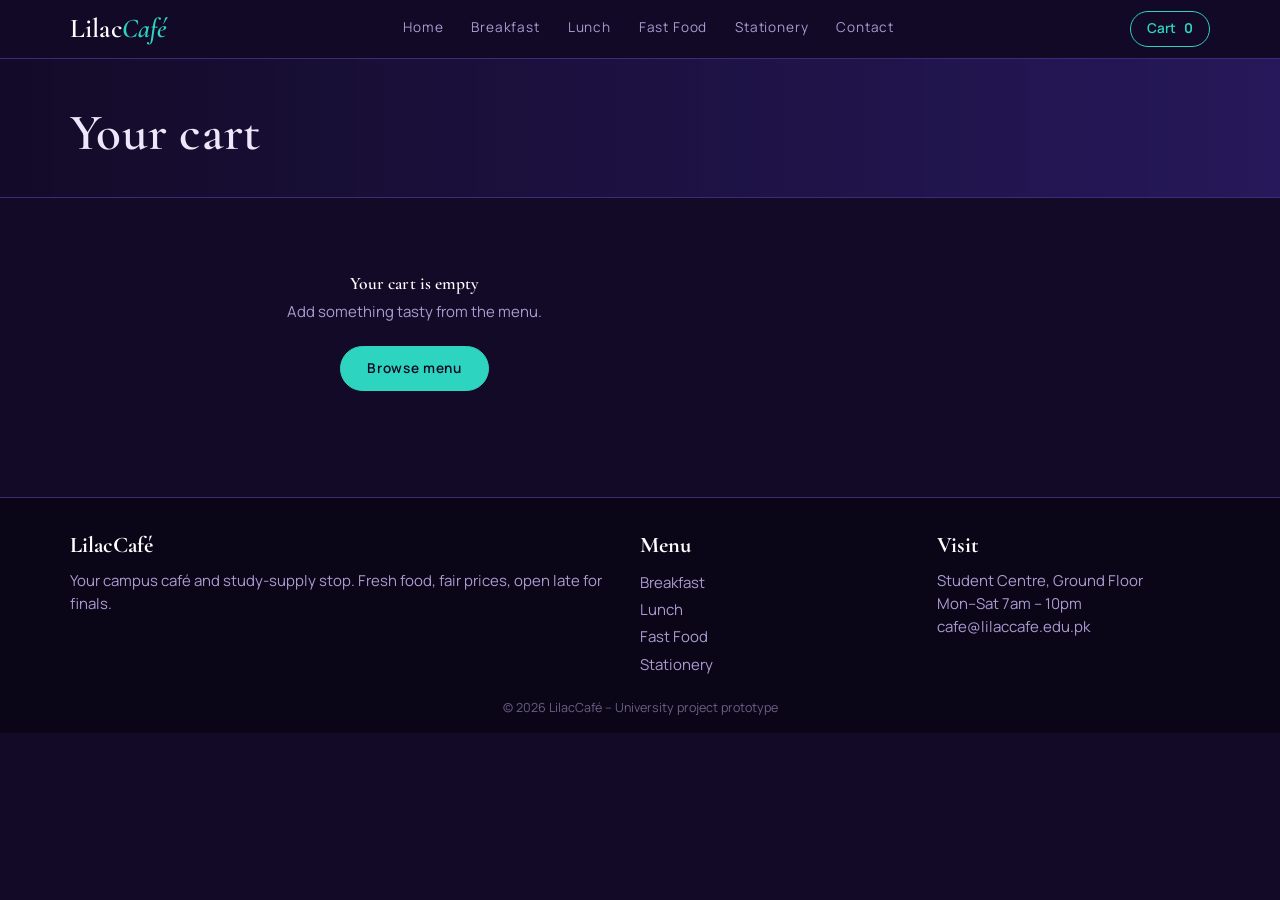
<file: lilac-v2/cart.html>
<!DOCTYPE html><html lang="en"><head><meta charset="utf-8"><meta name="viewport" content="width=device-width,initial-scale=1"><title>Cart – LilacCafé</title><link rel="preconnect" href="https://fonts.googleapis.com"><link href="https://fonts.googleapis.com/css2?family=Cormorant+Garamond:ital,wght@0,500;0,600;1,600&family=Manrope:wght@400;500;700&display=swap" rel="stylesheet"><link rel="stylesheet" href="style.css"></head>
<body data-page="cart"><div class="pg"><div class="wrap"><h1>Your cart</h1></div></div><section><div class="wrap" id="cartarea"><div class="cartwrap"><div id="lines"></div><aside id="sum"><form class="box f" id="co"><div class="sum"><div><span>Subtotal</span><span id="sub"></span></div><div><span>Student discount</span><span id="disc"></span></div><div><span>Tax (5%)</span><span id="tax"></span></div><div class="t"><span>Total</span><span id="tot"></span></div></div><label for="promo">Promo code</label><div style="display:flex;gap:8px"><input id="promo" placeholder="STUDENT10"><button type="button" class="btn ghost sm" id="applyp">Apply</button></div><label for="nm">Name</label><input id="nm" required><label for="ph">Phone</label><input id="ph" type="tel" required><label for="pk">Pickup</label><select id="pk"><option>ASAP (10–15 min)</option><option>In 30 minutes</option><option>In 1 hour</option></select><br><br><button class="btn" style="width:100%">Place order</button></form></aside></div></div></section><script src="app.js"></script></body></html>
</file>
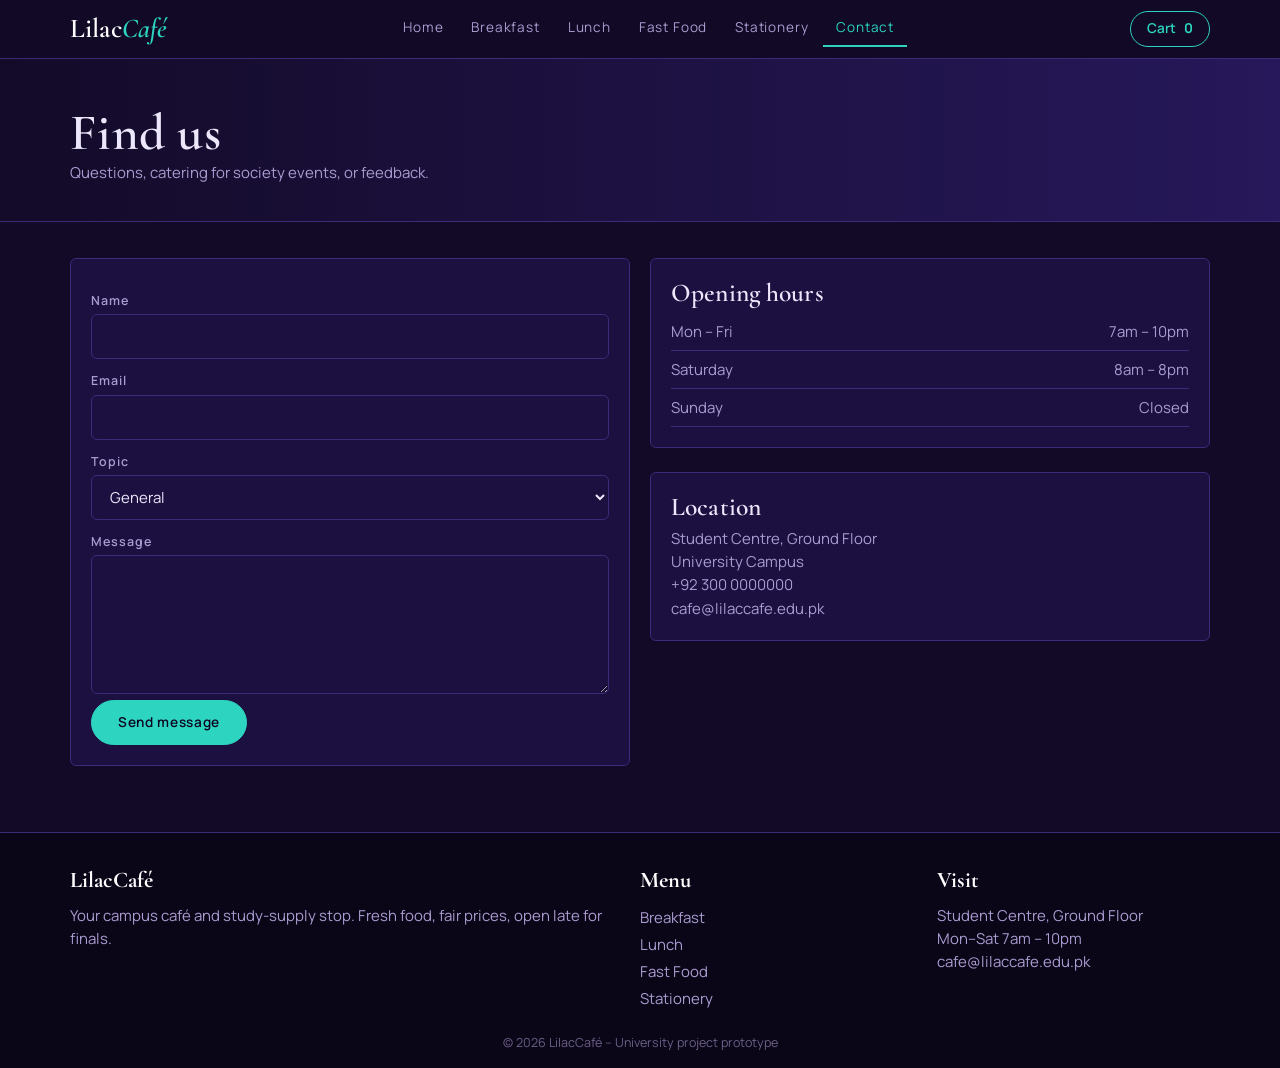
<file: lilac-v2/contact.html>
<!DOCTYPE html><html lang="en"><head><meta charset="utf-8"><meta name="viewport" content="width=device-width,initial-scale=1"><title>Contact – LilacCafé</title><link rel="preconnect" href="https://fonts.googleapis.com"><link href="https://fonts.googleapis.com/css2?family=Cormorant+Garamond:ital,wght@0,500;0,600;1,600&family=Manrope:wght@400;500;700&display=swap" rel="stylesheet"><link rel="stylesheet" href="style.css"></head>
<body data-page="contact"><div class="pg"><div class="wrap"><h1>Find us</h1><p>Questions, catering for society events, or feedback.</p></div></div><section><div class="wrap split"><form class="box f" id="cf"><label for="a">Name</label><input id="a" required><label for="b">Email</label><input id="b" type="email" required><label for="t">Topic</label><select id="t"><option>General</option><option>Catering</option><option>Feedback</option></select><label for="m">Message</label><textarea id="m" rows="5" required></textarea><br><button class="btn">Send message</button></form><div><div class="box"><h3>Opening hours</h3><ul class="hours"><li><span>Mon – Fri</span><span>7am – 10pm</span></li><li><span>Saturday</span><span>8am – 8pm</span></li><li><span>Sunday</span><span>Closed</span></li></ul></div><br><div class="box"><h3>Location</h3><p>Student Centre, Ground Floor<br>University Campus<br>+92 300 0000000<br>cafe@lilaccafe.edu.pk</p></div></div></div></section><script src="app.js"></script></body></html>
</file>
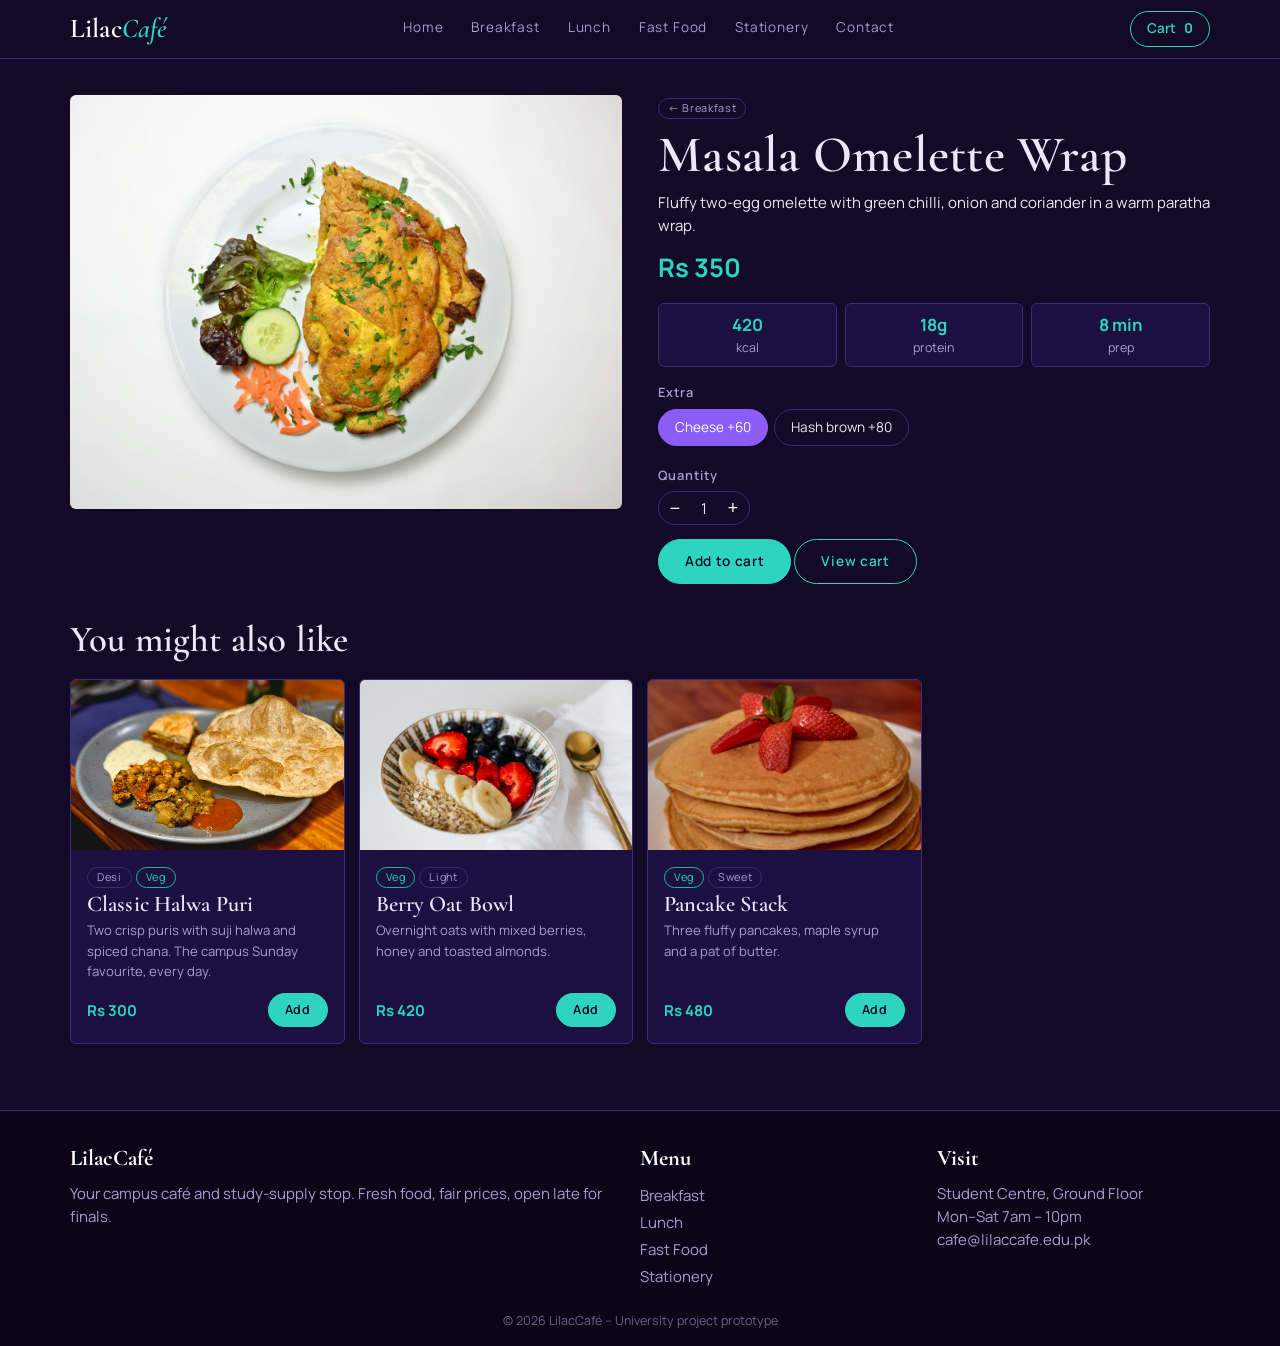
<file: lilac-v2/product.html>
<!DOCTYPE html><html lang="en"><head><meta charset="utf-8"><meta name="viewport" content="width=device-width,initial-scale=1"><title>Product – LilacCafé</title><link rel="preconnect" href="https://fonts.googleapis.com"><link href="https://fonts.googleapis.com/css2?family=Cormorant+Garamond:ital,wght@0,500;0,600;1,600&family=Manrope:wght@400;500;700&display=swap" rel="stylesheet"><link rel="stylesheet" href="style.css"></head>
<body data-page="product"><section><div class="wrap"><div class="detail" id="detail"></div></div></section><section style="padding-top:0"><div class="wrap"><div class="sec-h"><h2>You might also like</h2></div><div class="grid" id="related"></div></div></section><script src="app.js"></script></body></html>
</file>
<file: lilac-v2/style.css>
:root{--bg:#120a26;--s1:#1b1040;--s2:#26185a;--line:#3b2b78;--text:#ece7fb;--mut:#a99cd0;--teal:#2dd4bf;--teal-d:#14b8a6;--violet:#8b5cf6;--r:6px}
*{box-sizing:border-box;margin:0}
html{scroll-behavior:smooth}
body{font-family:'Manrope',system-ui,sans-serif;color:var(--text);background:var(--bg);line-height:1.55;font-size:15px}
h1,h2,h3,.logo{font-family:'Cormorant Garamond',Georgia,serif;font-weight:600;line-height:1.1;letter-spacing:.005em}
a{color:inherit;text-decoration:none}img{display:block;width:100%;height:100%;object-fit:cover}
:focus-visible{outline:2px solid var(--teal);outline-offset:2px}
.wrap{max-width:1180px;margin:auto;padding:0 20px}
header{position:sticky;top:0;z-index:20;background:rgba(18,10,38,.88);backdrop-filter:blur(10px);border-bottom:1px solid var(--line)}
.bar{display:flex;align-items:center;justify-content:space-between;height:58px;gap:16px}
.logo{font-size:1.7rem;color:#fff}.logo span{color:var(--teal);font-style:italic}
nav{display:flex;gap:2px;flex-wrap:wrap}
nav a{padding:6px 13px;font-size:.85rem;letter-spacing:.06em;color:var(--mut);border-bottom:2px solid transparent}
nav a:hover{color:#fff}nav a.on{color:var(--teal);border-color:var(--teal)}
.cartbtn{border:1px solid var(--teal);color:var(--teal);padding:6px 16px;border-radius:99px;font-size:.85rem;font-weight:600}
.cartbtn:hover{background:var(--teal);color:var(--bg)}.cartbtn b{margin-left:8px}
.menu-toggle{display:none;background:none;border:0;color:#fff;font-size:1.5rem;cursor:pointer}
.hero{position:relative;min-height:520px;display:flex;align-items:center;background:linear-gradient(100deg,rgba(18,10,38,.96) 20%,rgba(54,25,110,.55) 60%,rgba(20,184,166,.25)),url(images/hero.jpg) center/cover,url('https://loremflickr.com/1600/900/cafe,coffee?lock=7') center/cover,var(--s2)}
.hero h1{font-size:clamp(2.8rem,6.5vw,5.2rem);max-width:13ch;margin-bottom:16px}
.hero h1 em{color:var(--teal)}
.hero p{max-width:44ch;color:#cfc6ea;margin-bottom:26px}
.stats{display:flex;gap:32px;margin-top:36px;color:var(--mut);font-size:.82rem}.stats b{display:block;font-family:'Cormorant Garamond',serif;font-size:1.9rem;color:#fff}
.btn{display:inline-block;border:1px solid var(--teal);cursor:pointer;font:inherit;font-weight:600;font-size:.85rem;letter-spacing:.05em;padding:11px 26px;border-radius:99px;background:var(--teal);color:#0d0620;transition:.15s}
.btn:hover{background:#5eead4}.btn.alt{background:transparent;color:#fff;border-color:#8a78c9;margin-left:8px}.btn.alt:hover{border-color:#fff;background:rgba(255,255,255,.08)}
.btn.ghost{background:transparent;color:var(--teal)}.btn.ghost:hover{background:rgba(45,212,191,.12)}.btn.sm{padding:6px 16px;font-size:.78rem}
section{padding:36px 0}
.sec-h{display:flex;justify-content:space-between;align-items:end;margin-bottom:18px;gap:12px;flex-wrap:wrap}
.sec-h h2{font-size:2.3rem}.sec-h p{color:var(--mut)}
.tiles{display:grid;grid-template-columns:repeat(4,1fr);gap:10px}
.tile{position:relative;aspect-ratio:3/4;overflow:hidden;border-radius:var(--r);background:var(--s2)}
.tile img{transition:transform .5s}.tile:hover img{transform:scale(1.06)}
.tile::after{content:"";position:absolute;inset:0;background:linear-gradient(180deg,transparent 35%,rgba(18,10,38,.92))}
.tile div{position:absolute;left:16px;bottom:14px;z-index:2}.tile h3{font-size:1.9rem}.tile p{font-size:.8rem;color:var(--teal)}
.grid{display:grid;grid-template-columns:repeat(auto-fill,minmax(250px,1fr));gap:14px}
.card{background:var(--s1);border:1px solid var(--line);border-radius:var(--r);overflow:hidden;display:flex;flex-direction:column;transition:border-color .2s}
.card:hover{border-color:var(--teal)}
.thumb{display:block;height:170px;overflow:hidden;background:var(--s2)}.thumb img{transition:transform .5s}.card:hover .thumb img{transform:scale(1.05)}
.card .in{padding:14px 16px 16px;display:flex;flex-direction:column;gap:4px;flex:1}
.card h3{font-size:1.4rem}.card p{font-size:.82rem;color:var(--mut);flex:1}
.row{display:flex;justify-content:space-between;align-items:center;margin-top:8px}
.price{font-weight:700;color:var(--teal)}
.tag{display:inline-block;font-size:.68rem;letter-spacing:.06em;border:1px solid var(--line);color:var(--mut);padding:1px 9px;border-radius:99px;margin-right:4px}
.tag.v{border-color:var(--teal-d);color:var(--teal)}
.tools{display:flex;gap:10px;flex-wrap:wrap;margin-bottom:18px}
input,select,textarea{font:inherit;color:var(--text);padding:10px 14px;border:1px solid var(--line);border-radius:var(--r);background:var(--s1);width:100%}
input::placeholder,textarea::placeholder{color:#7d6fae}
.tools input{max-width:300px}.tools select{width:auto}
.chip{border:1px solid var(--line);background:transparent;color:var(--text);padding:7px 16px;border-radius:99px;cursor:pointer;font:inherit;font-size:.85rem}
.chip.on{background:var(--violet);border-color:var(--violet);color:#fff}
.pg{padding:46px 0 36px;background:linear-gradient(90deg,rgba(18,10,38,.95),rgba(38,24,90,.7)),var(--pgimg,none) center/cover,var(--s2);border-bottom:1px solid var(--line)}
.pg h1{font-size:3.2rem}.pg p{color:var(--mut)}
.detail{display:grid;grid-template-columns:1fr 1fr;gap:36px;align-items:start}
.big{border-radius:var(--r);overflow:hidden;aspect-ratio:4/3;background:var(--s2)}
.detail h1{font-size:3.2rem;margin:8px 0}
.opt{margin:14px 0}.opt label{font-weight:600;display:block;margin-bottom:6px;font-size:.8rem;color:var(--mut);letter-spacing:.08em}
.opt .chip{margin:0 6px 6px 0}
.qty{display:inline-flex;align-items:center;border:1px solid var(--line);border-radius:99px}
.qty button{width:32px;height:32px;border:0;background:none;color:#fff;font-size:1.1rem;cursor:pointer}.qty span{min-width:26px;text-align:center}
.nutri{display:grid;grid-template-columns:repeat(3,1fr);gap:8px;margin:16px 0}
.nutri div{border:1px solid var(--line);background:var(--s1);border-radius:var(--r);padding:8px;text-align:center;font-size:.78rem;color:var(--mut)}.nutri b{display:block;color:var(--teal);font-size:1.05rem}
.cartwrap{display:grid;grid-template-columns:1.6fr 1fr;gap:20px;align-items:start}
.line{display:grid;grid-template-columns:72px 1fr auto auto;gap:14px;align-items:center;background:var(--s1);border:1px solid var(--line);border-radius:var(--r);padding:10px;margin-bottom:10px}
.line .e{width:72px;height:60px;border-radius:4px;overflow:hidden}
.rm{background:none;border:0;color:#f87197;cursor:pointer;font-size:.78rem}
.box{background:var(--s1);border:1px solid var(--line);border-radius:var(--r);padding:20px}
.sum div{display:flex;justify-content:space-between;padding:5px 0;color:var(--mut)}.sum .t{border-top:1px solid var(--line);margin-top:6px;padding-top:10px;font-weight:700;font-size:1.15rem;color:#fff}
.f label{display:block;font-weight:600;margin:12px 0 4px;font-size:.78rem;color:var(--mut);letter-spacing:.08em}
.split{display:grid;grid-template-columns:1fr 1fr;gap:20px}
.box h3{font-size:1.6rem;margin-bottom:6px}.box p{color:var(--mut)}
.hours{padding:0}.hours li{list-style:none;display:flex;justify-content:space-between;padding:7px 0;border-bottom:1px solid var(--line);color:var(--mut)}
.empty{text-align:center;padding:40px;color:var(--mut)}.empty h3,.empty h2{color:#fff;margin-bottom:6px}
.toast{position:fixed;bottom:24px;left:50%;transform:translate(-50%,120px);background:var(--teal);color:#0d0620;font-weight:600;padding:10px 22px;border-radius:99px;transition:transform .3s;z-index:50}
.toast.show{transform:translate(-50%,0)}
.promo{border:1px solid var(--teal-d);background:linear-gradient(100deg,var(--s2),rgba(20,184,166,.25));border-radius:var(--r);padding:28px 32px;display:flex;justify-content:space-between;align-items:center;gap:20px;flex-wrap:wrap}
.promo h2{font-size:2rem}.promo p{color:var(--mut)}
footer{background:#0b0518;border-top:1px solid var(--line);color:var(--mut);padding:30px 0 16px;margin-top:30px}
footer .cols{display:grid;grid-template-columns:2fr 1fr 1fr;gap:24px}
footer h4{font-family:'Cormorant Garamond',serif;font-size:1.4rem;color:#fff;margin-bottom:6px}footer a{display:block;padding:2px 0}footer a:hover{color:var(--teal)}
footer small{display:block;margin-top:20px;text-align:center;opacity:.6}
@media(max-width:820px){.detail,.cartwrap,.split,footer .cols{grid-template-columns:1fr}.tiles{grid-template-columns:repeat(2,1fr)}
.menu-toggle{display:block}nav{display:none;position:absolute;top:58px;left:0;right:0;background:var(--bg);padding:10px 20px;flex-direction:column;border-bottom:1px solid var(--line)}nav.open{display:flex}
.line{grid-template-columns:60px 1fr auto}.line .qty{grid-column:2}.hero{min-height:440px}}
@media(prefers-reduced-motion:reduce){*{transition:none!important}}
</file>
